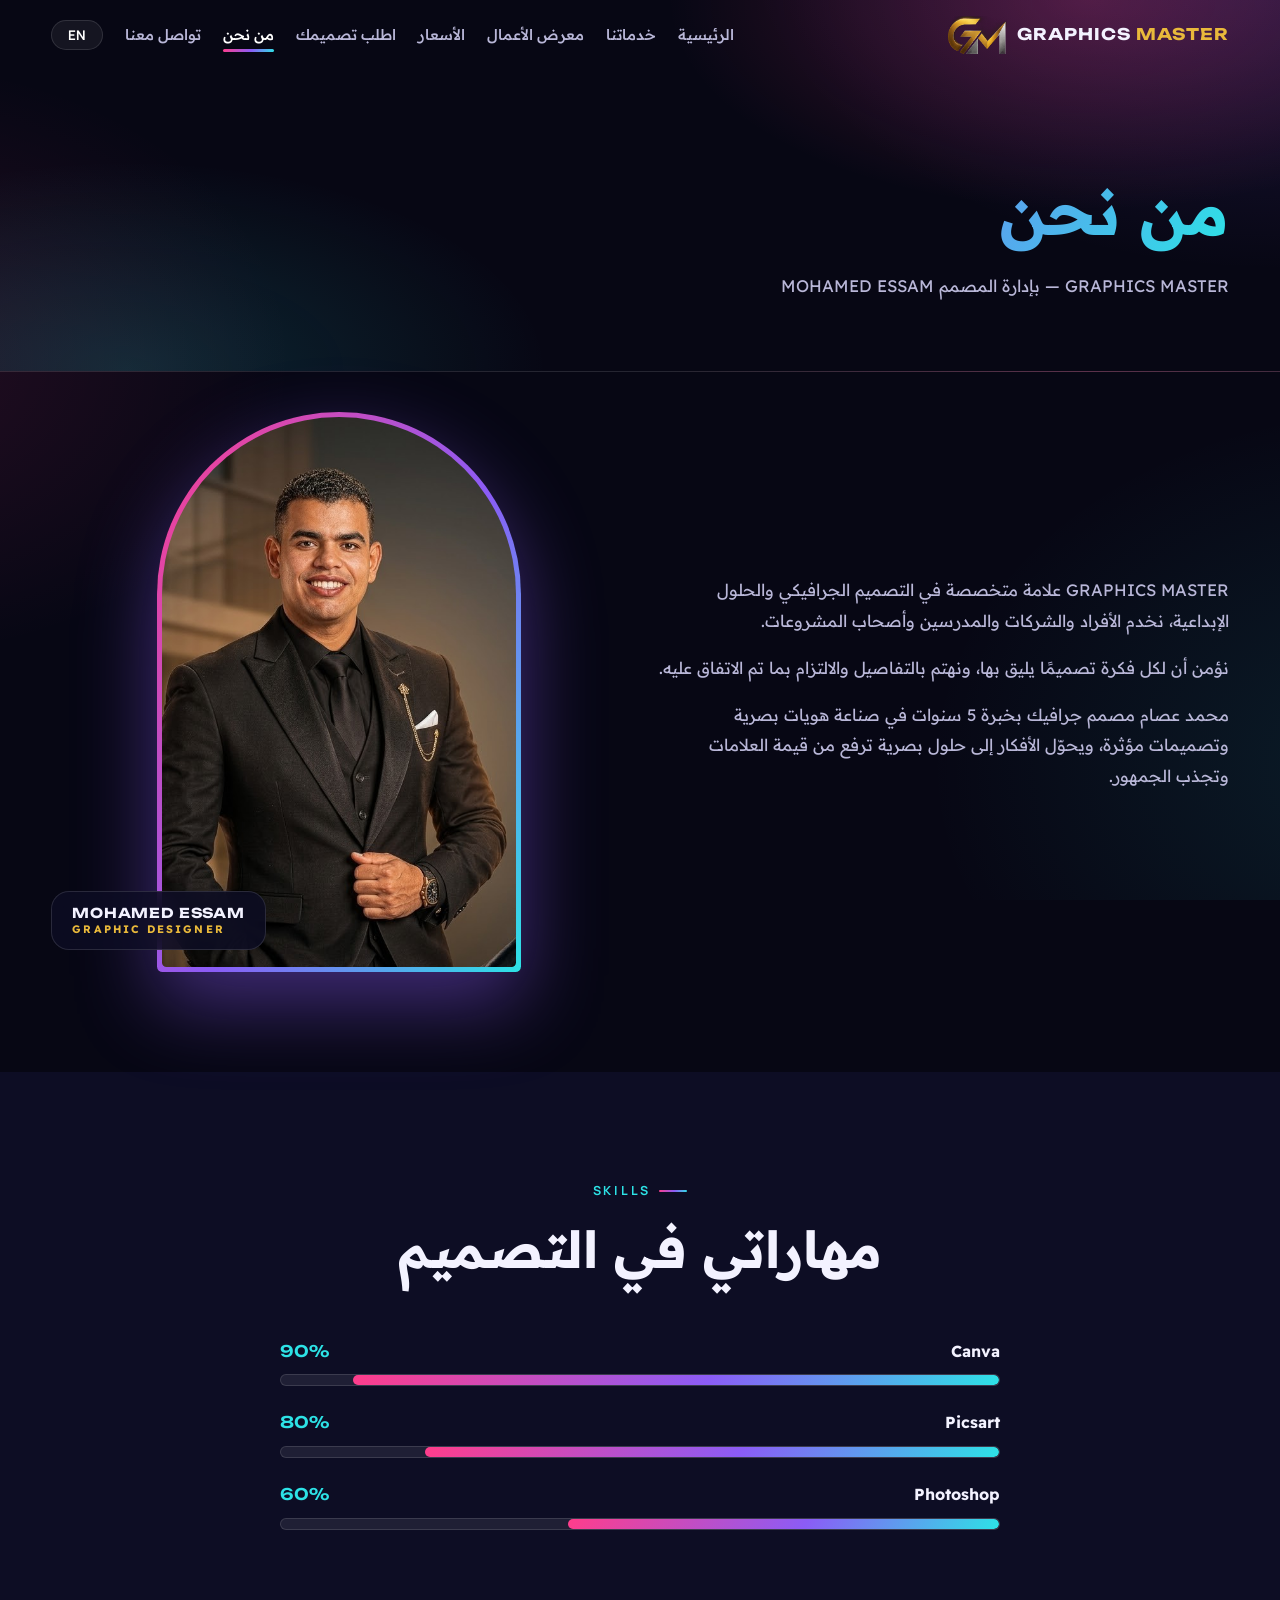
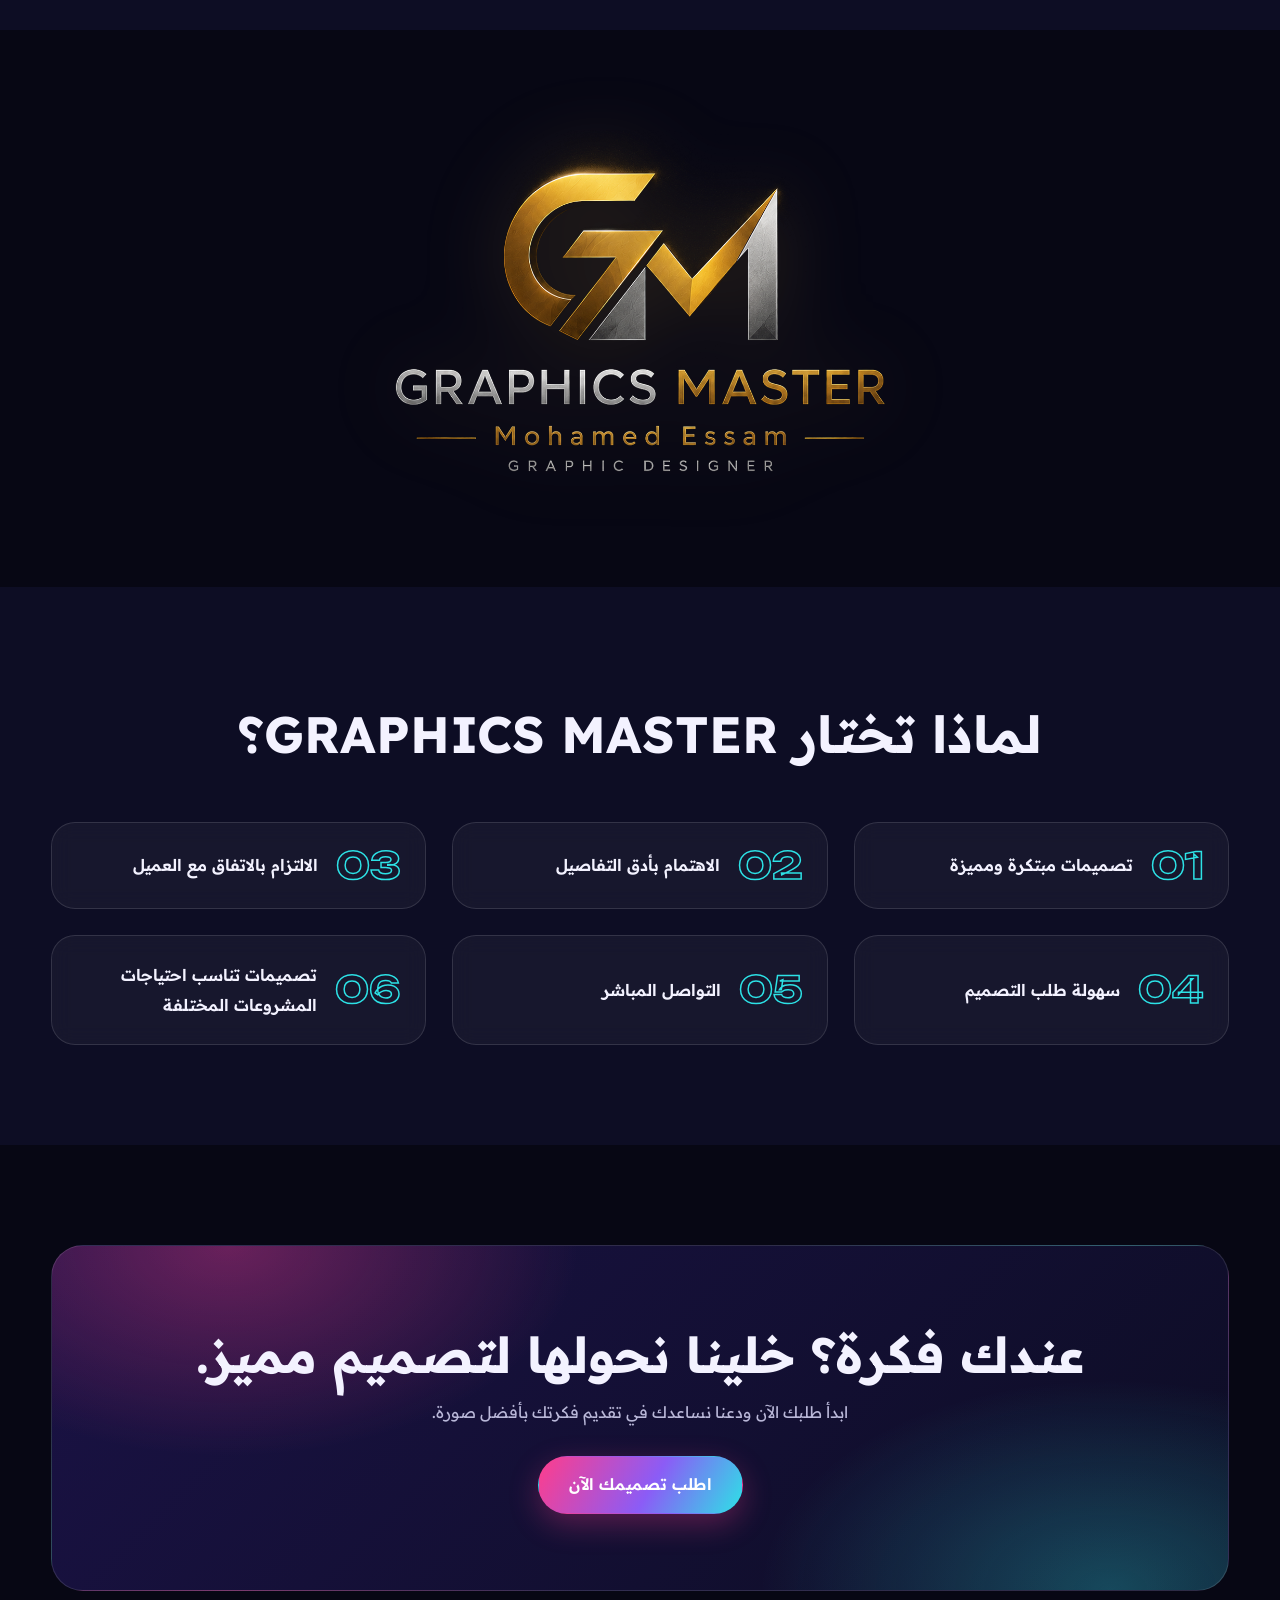
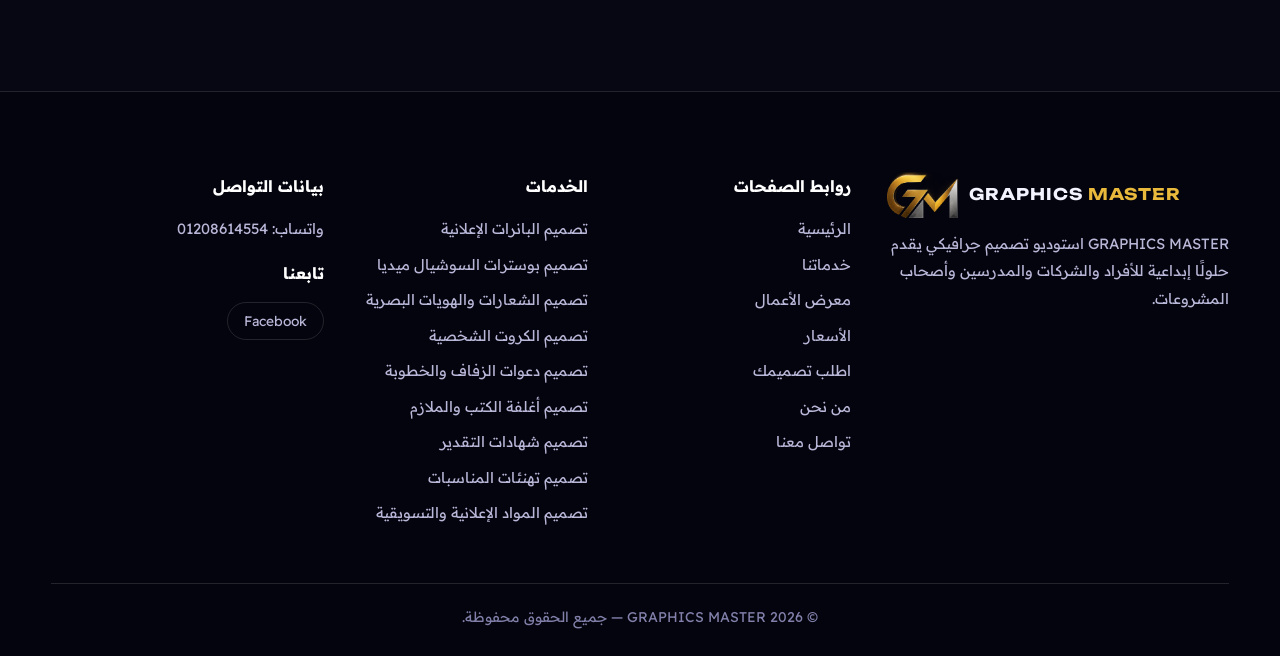
<file: about.html>
<!doctype html>
<html lang="ar" dir="rtl">
<head>
<meta charset="utf-8">
<meta name="viewport" content="width=device-width,initial-scale=1">
<title>GRAPHICS MASTER</title>
<meta name="description" content="GRAPHICS MASTER — Graphic Design & Creative Solutions">
<link rel="preconnect" href="https://fonts.googleapis.com">
<link href="https://fonts.googleapis.com/css2?family=Readex+Pro:wght@300;400;500;600;700&family=Unbounded:wght@500;700&family=Manrope:wght@400;500;600;700;800&display=swap" rel="stylesheet">
<link rel="icon" type="image/png" href="assets/gm-mark.png">
<meta name="theme-color" content="#070714">
<link rel="stylesheet" href="css/style.css">
</head>
<body data-page="about">
<div id="app"></div>
<noscript>يرجى تفعيل JavaScript لعرض الموقع.</noscript>
<script src="js/data.js"></script>
<script src="js/main.js"></script>
</body>
</html>
</file>
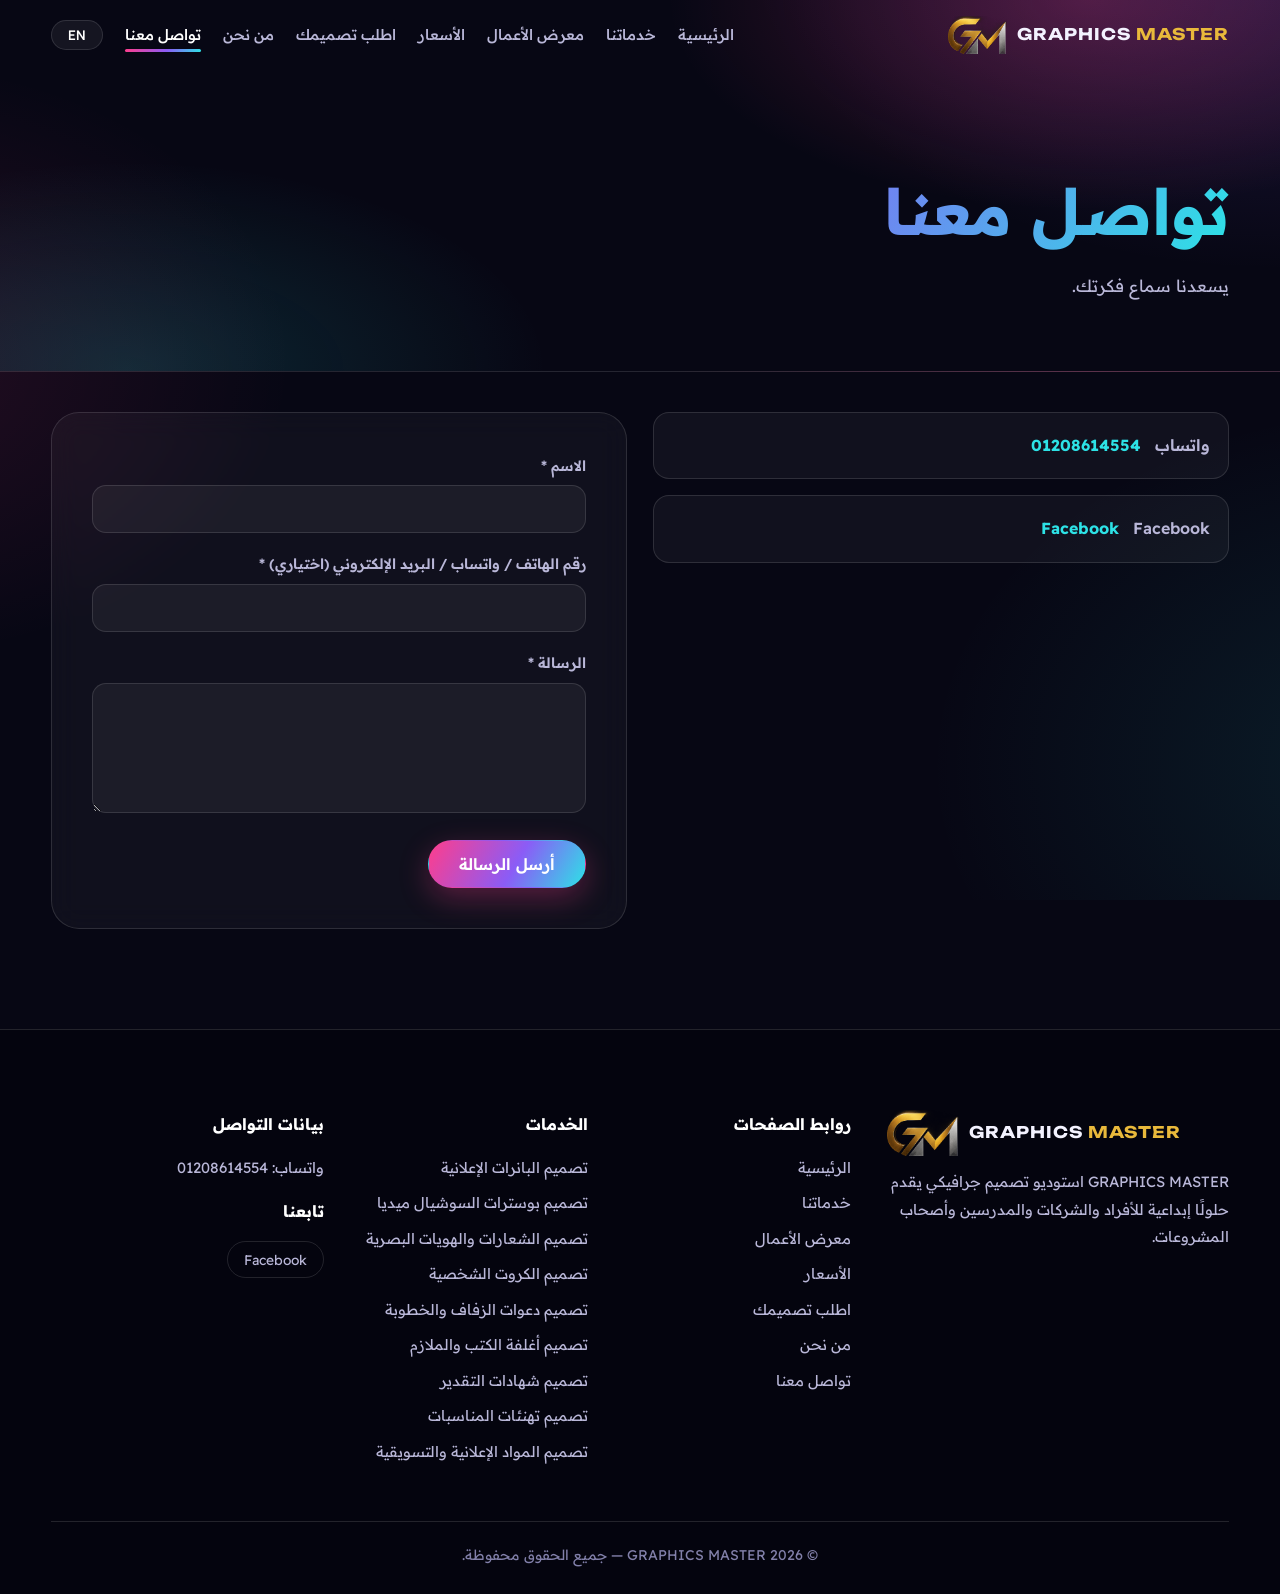
<file: contact.html>
<!doctype html>
<html lang="ar" dir="rtl">
<head>
<meta charset="utf-8">
<meta name="viewport" content="width=device-width,initial-scale=1">
<title>GRAPHICS MASTER</title>
<meta name="description" content="GRAPHICS MASTER — Graphic Design & Creative Solutions">
<link rel="preconnect" href="https://fonts.googleapis.com">
<link href="https://fonts.googleapis.com/css2?family=Readex+Pro:wght@300;400;500;600;700&family=Unbounded:wght@500;700&family=Manrope:wght@400;500;600;700;800&display=swap" rel="stylesheet">
<link rel="icon" type="image/png" href="assets/gm-mark.png">
<meta name="theme-color" content="#070714">
<link rel="stylesheet" href="css/style.css">
</head>
<body data-page="contact">
<div id="app"></div>
<noscript>يرجى تفعيل JavaScript لعرض الموقع.</noscript>
<script src="js/data.js"></script>
<script src="js/main.js"></script>
</body>
</html>
</file>
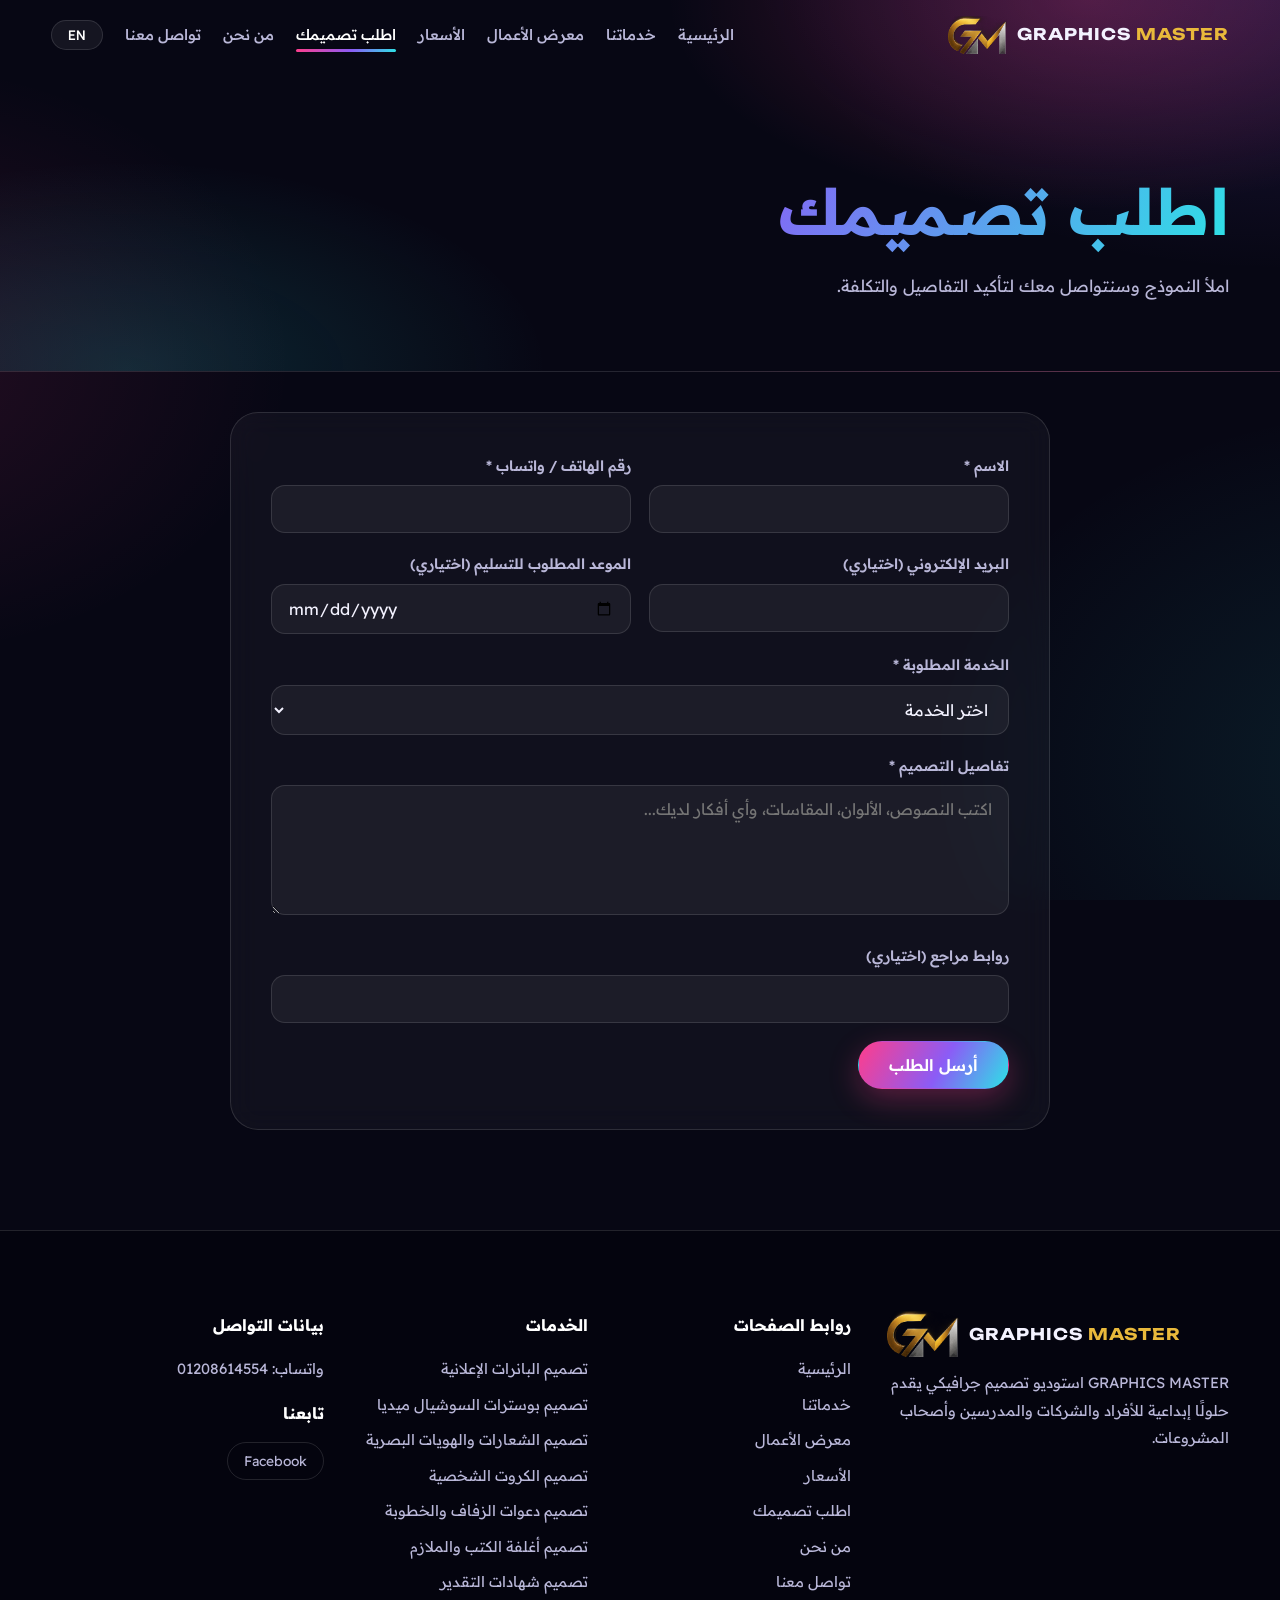
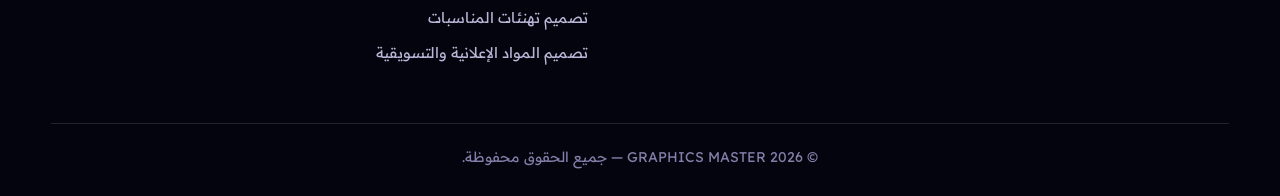
<file: order.html>
<!doctype html>
<html lang="ar" dir="rtl">
<head>
<meta charset="utf-8">
<meta name="viewport" content="width=device-width,initial-scale=1">
<title>GRAPHICS MASTER</title>
<meta name="description" content="GRAPHICS MASTER — Graphic Design & Creative Solutions">
<link rel="preconnect" href="https://fonts.googleapis.com">
<link href="https://fonts.googleapis.com/css2?family=Readex+Pro:wght@300;400;500;600;700&family=Unbounded:wght@500;700&family=Manrope:wght@400;500;600;700;800&display=swap" rel="stylesheet">
<link rel="icon" type="image/png" href="assets/gm-mark.png">
<meta name="theme-color" content="#070714">
<link rel="stylesheet" href="css/style.css">
</head>
<body data-page="order">
<div id="app"></div>
<noscript>يرجى تفعيل JavaScript لعرض الموقع.</noscript>
<script src="js/data.js"></script>
<script src="js/main.js"></script>
</body>
</html>
</file>
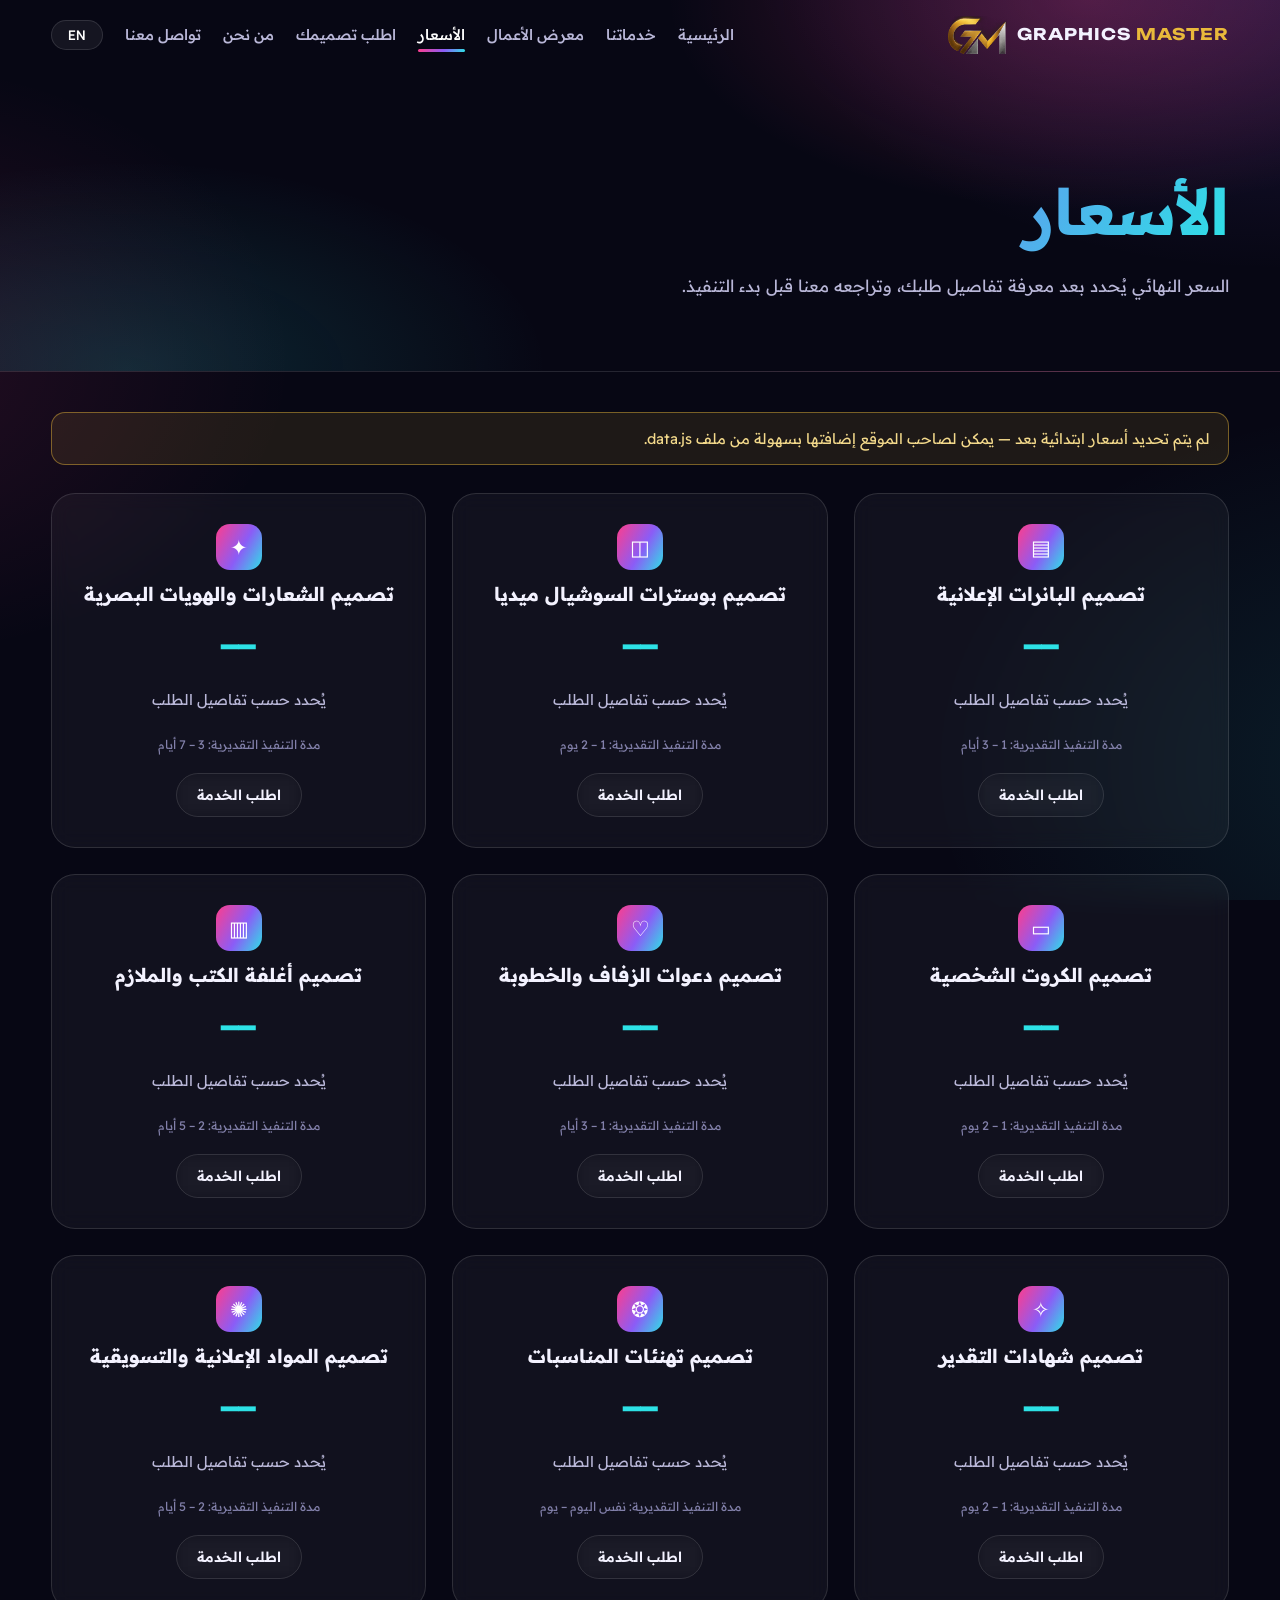
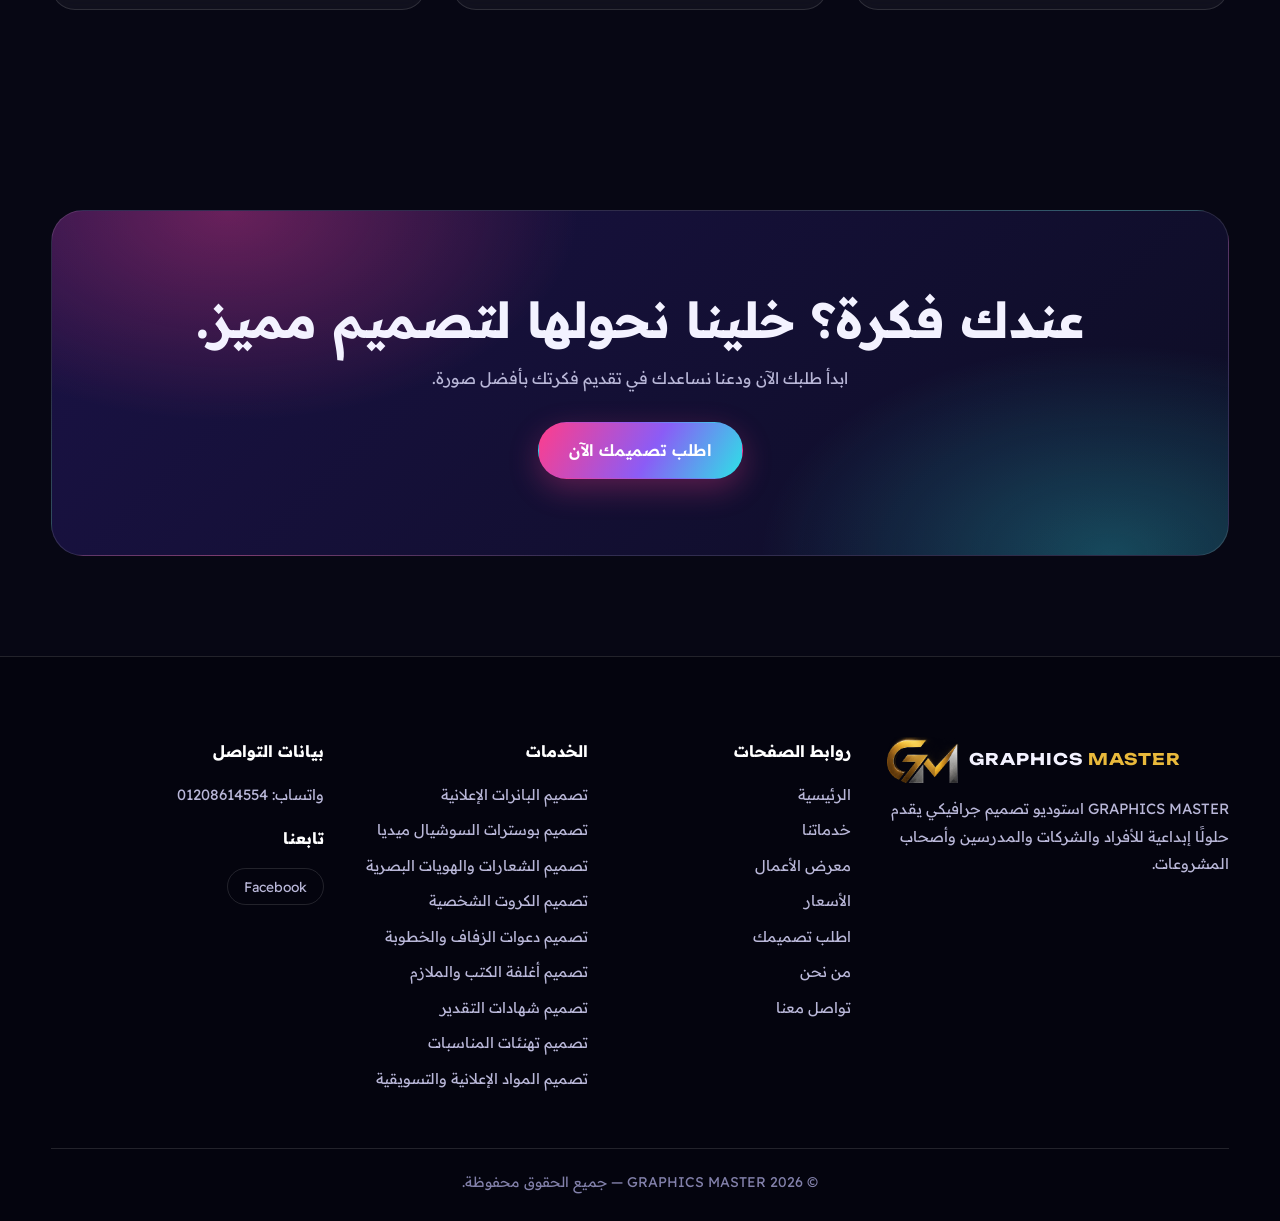
<file: pricing.html>
<!doctype html>
<html lang="ar" dir="rtl">
<head>
<meta charset="utf-8">
<meta name="viewport" content="width=device-width,initial-scale=1">
<title>GRAPHICS MASTER</title>
<meta name="description" content="GRAPHICS MASTER — Graphic Design & Creative Solutions">
<link rel="preconnect" href="https://fonts.googleapis.com">
<link href="https://fonts.googleapis.com/css2?family=Readex+Pro:wght@300;400;500;600;700&family=Unbounded:wght@500;700&family=Manrope:wght@400;500;600;700;800&display=swap" rel="stylesheet">
<link rel="icon" type="image/png" href="assets/gm-mark.png">
<meta name="theme-color" content="#070714">
<link rel="stylesheet" href="css/style.css">
</head>
<body data-page="pricing">
<div id="app"></div>
<noscript>يرجى تفعيل JavaScript لعرض الموقع.</noscript>
<script src="js/data.js"></script>
<script src="js/main.js"></script>
</body>
</html>
</file>
<file: css/style.css>
/* GRAPHICS MASTER — هوية داكنة جديدة: ليلي عميق + ماجنتا + سماوي + بنفسجي */
:root{
  --bg:#070714;--bg2:#0d0d24;--card:rgba(255,255,255,.045);--line:rgba(255,255,255,.12);
  --ink:#f3f2ff;--mag:#ff3d8b;--cy:#2de2e6;--vio:#8b5cf6;--gold:#e9b93b;
  --g1:#b9b7d8;--g2:#8280aa;--r:24px;
  --grad:linear-gradient(120deg,var(--mag),var(--vio) 55%,var(--cy));
  --font-d-ar:'Readex Pro','Manrope',sans-serif;--font-d-en:'Unbounded','Readex Pro',sans-serif;
  --font-b-ar:'Readex Pro','Manrope',sans-serif;--font-b-en:'Manrope','Readex Pro',sans-serif;
}
*{box-sizing:border-box;margin:0;padding:0}
html{scroll-behavior:smooth;overflow-x:hidden}
main{overflow-x:clip}
body{background:var(--bg);color:var(--ink);font-family:var(--font-b-ar);line-height:1.85;overflow-x:hidden;
  background-image:radial-gradient(900px 600px at 100% -10%,rgba(139,92,246,.22),transparent 60%),radial-gradient(700px 500px at -10% 40%,rgba(255,61,139,.12),transparent 60%),radial-gradient(800px 600px at 110% 85%,rgba(45,226,230,.1),transparent 60%);background-attachment:fixed}
html[lang="en"] body{font-family:var(--font-b-en);line-height:1.7}
h1,h2,h3{font-family:var(--font-d-ar);font-weight:700;line-height:1.3}
html[lang="en"] h1,html[lang="en"] h2,html[lang="en"] h3{font-family:var(--font-d-en);font-weight:700;letter-spacing:-.01em}
a{color:inherit;text-decoration:none}
img{max-width:100%;display:block}
.container{width:min(1220px,92%);margin-inline:auto}
section{padding:100px 0;position:relative}
.eyebrow{display:inline-flex;align-items:center;gap:8px;color:var(--cy);font-size:.78rem;font-weight:700;letter-spacing:.22em;font-family:var(--font-b-en);text-transform:uppercase}
.eyebrow::before{content:"";width:28px;height:2px;background:var(--grad);border-radius:2px}
.sec-title{font-size:clamp(1.9rem,4.4vw,3.2rem);margin:14px 0 14px}
.sec-sub{color:var(--g1);max-width:640px;font-size:1.04rem}
.sec-head{margin-bottom:54px}
.center{text-align:center}.center .sec-sub{margin-inline:auto}.center .eyebrow{justify-content:center}
.gold{color:var(--cy)}

/* buttons */
.btn{display:inline-flex;align-items:center;gap:8px;padding:13px 30px;border-radius:99px;font-weight:600;border:1px solid var(--line);cursor:pointer;font-family:inherit;font-size:1rem;transition:.3s;color:var(--ink);background:rgba(255,255,255,.05);backdrop-filter:blur(8px)}
.btn:hover{transform:translateY(-3px);border-color:var(--cy);box-shadow:0 10px 30px rgba(45,226,230,.2)}
.btn-gold{background:var(--grad);border-color:transparent;color:#fff;box-shadow:0 10px 30px rgba(255,61,139,.3)}
.btn-gold:hover{box-shadow:0 14px 40px rgba(255,61,139,.5);border-color:transparent}
.btn-line{background:transparent}
.btn-sm{padding:8px 20px;font-size:.88rem}

/* nav */
.nav{position:fixed;inset:0 0 auto 0;z-index:100;transition:.3s;padding:16px 0}
.nav.scrolled{background:rgba(7,7,20,.78);backdrop-filter:blur(18px);border-bottom:1px solid var(--line);padding:8px 0}
.nav .container{display:flex;align-items:center;justify-content:space-between;gap:20px}
.logo{display:flex;align-items:center;gap:10px;font-family:var(--font-d-en)!important;font-weight:700!important;font-size:1rem;letter-spacing:.06em;white-space:nowrap;direction:ltr}
.logo img{height:38px;width:auto}
.logo span{color:var(--gold)}
.nav ul{display:flex;gap:22px;list-style:none;align-items:center}
.nav ul a{color:var(--g1);font-size:.93rem;font-weight:500;position:relative;padding:2px 0;transition:.2s}
.nav ul a:hover,.nav ul a.active{color:#fff}
.nav ul a.active::after{content:"";position:absolute;inset:auto 0 -6px 0;height:3px;border-radius:3px;background:var(--grad)}
.lang-btn{border:1px solid var(--line);background:rgba(255,255,255,.06);color:#fff;padding:5px 16px;border-radius:99px;cursor:pointer;font-weight:700;font-family:var(--font-b-en)}
.lang-btn:hover{border-color:var(--cy);color:var(--cy)}
.burger{display:none;background:rgba(255,255,255,.06);border:1px solid var(--line);border-radius:12px;color:#fff;font-size:1.4rem;cursor:pointer;width:46px;height:42px}

/* hero */
.hero{min-height:100vh;display:flex;align-items:center;padding-top:120px;padding-bottom:70px;overflow:hidden}
.hero .container{display:grid;grid-template-columns:1.05fr .95fr;gap:40px;align-items:center}
.hero h1{font-size:clamp(2.4rem,5.4vw,4.4rem);margin:20px 0 4px;background:linear-gradient(100deg,#fff 15%,#b79cff 50%,var(--cy));-webkit-background-clip:text;background-clip:text;color:transparent;padding-bottom:.1em}
html[lang="en"] .hero h1{font-size:clamp(2rem,4.4vw,3.5rem)}
.hero p{color:var(--g1);font-size:1.12rem;max-width:520px;margin:20px 0 32px}
.hero .btns{display:flex;gap:14px;flex-wrap:wrap}
.tagline{margin-top:38px;display:inline-flex;gap:10px;align-items:center;padding:10px 20px;border-radius:16px;border:1px solid var(--line);background:rgba(255,255,255,.05);color:var(--gold);font-weight:600}
.tagline::before{content:"✦";color:var(--mag)}

/* portrait */
.portrait,.about-card{position:relative;height:620px;display:flex;align-items:flex-end;justify-content:center}
.halo{position:absolute;width:86%;aspect-ratio:1;border-radius:50%;bottom:6%;background:conic-gradient(from 200deg,var(--mag),var(--vio),var(--cy),var(--mag));filter:blur(2px);opacity:.9}
.halo::after{content:"";position:absolute;inset:6px;border-radius:50%;background:radial-gradient(circle at 50% 30%,#1c1646,#0a0a22)}
.portrait .me,.about-card img{position:relative;z-index:2;height:100%;width:auto;max-width:100%;object-fit:contain;object-position:bottom;filter:drop-shadow(0 20px 30px rgba(0,0,0,.5))}
.name-tag{position:absolute;z-index:4;bottom:22px;inset-inline-start:0;background:rgba(13,13,36,.82);backdrop-filter:blur(14px);border:1px solid var(--line);border-radius:18px;padding:12px 20px;display:flex;flex-direction:column;line-height:1.35;direction:ltr}
.name-tag b{font-family:var(--font-d-en);font-size:.85rem;letter-spacing:.06em}
.name-tag small{color:var(--gold);letter-spacing:.2em;font-size:.68rem;font-weight:700}
.chip-f{position:absolute;z-index:3;border-radius:20px;overflow:hidden;border:1px solid rgba(255,255,255,.25);box-shadow:0 20px 40px rgba(0,0,0,.45);animation:float 7s ease-in-out infinite}
.chip-f.c1{width:30%;aspect-ratio:1;top:6%;inset-inline-start:0;transform:rotate(-8deg)}
.chip-f.c2{width:26%;aspect-ratio:3/4;top:30%;inset-inline-end:-2%;transform:rotate(7deg);animation-delay:-2s}
.chip-f.c3{width:34%;aspect-ratio:16/10;bottom:34%;inset-inline-start:-4%;transform:rotate(-3deg);animation-delay:-4s}
@keyframes float{50%{translate:0 -14px}}
.sample-badge{position:absolute;bottom:8px;inset-inline-start:8px;background:rgba(7,7,20,.8);font-size:.65rem;padding:2px 10px;border-radius:99px;color:var(--g1);font-family:var(--font-b-en)}

/* marquee */
.marquee{overflow:hidden;direction:ltr;border-block:1px solid var(--line);background:rgba(255,255,255,.03)}
.mq{display:flex;width:max-content;animation:mq 40s linear infinite;font-family:var(--font-d-ar);font-weight:700;font-size:1.5rem;padding:16px 0;white-space:pre;color:transparent;-webkit-text-stroke:1px rgba(255,255,255,.55)}
.mq span{padding-inline-end:10px}
@keyframes mq{to{transform:translateX(-25%)}}

/* page header */
.page-head{padding:170px 0 70px;position:relative;overflow:hidden;border-bottom:1px solid var(--line);background:radial-gradient(600px 300px at 85% 0,rgba(255,61,139,.25),transparent 70%),radial-gradient(600px 300px at 10% 100%,rgba(45,226,230,.15),transparent 70%)}
.page-head h1{font-size:clamp(2.3rem,5.6vw,4rem);background:var(--grad);-webkit-background-clip:text;background-clip:text;color:transparent;padding-bottom:.1em}
.page-head p{color:var(--g1);max-width:620px;margin-top:10px;font-size:1.05rem}
.page-head .todo{color:var(--g2)}

/* grids & cards */
.grid{display:grid;gap:26px}
.g3{grid-template-columns:repeat(3,1fr)}
.g2{grid-template-columns:repeat(2,1fr)}
.g4{grid-template-columns:repeat(4,1fr)}
.card{background:var(--card);border:1px solid var(--line);border-radius:var(--r);overflow:hidden;transition:.35s;backdrop-filter:blur(10px)}
.card:hover{transform:translateY(-8px);border-color:rgba(45,226,230,.55);box-shadow:0 24px 60px rgba(0,0,0,.5),0 0 40px rgba(139,92,246,.2)}
.card .thumb{aspect-ratio:4/3;position:relative;overflow:hidden}
.card .thumb svg,.card .thumb img{width:100%;height:100%;object-fit:cover;transition:.7s}
.card:hover .thumb svg,.card:hover .thumb img{transform:scale(1.08)}
.card .body{padding:22px}
.card h3{font-size:1.2rem;margin-bottom:6px}
.card p{color:var(--g1);font-size:.93rem;margin-bottom:16px}
.ico{width:46px;height:46px;border-radius:14px;background:var(--grad);color:#fff;display:grid;place-items:center;font-size:1.3rem;margin-bottom:12px}
.center-btn{text-align:center;margin-top:46px}

/* gallery */
.filters{display:flex;flex-wrap:wrap;gap:10px;margin-bottom:36px}
.chip{background:rgba(255,255,255,.05);border:1px solid var(--line);color:var(--g1);padding:7px 18px;border-radius:99px;cursor:pointer;font-family:inherit;font-size:.88rem;font-weight:500;transition:.25s}
.chip:hover{border-color:var(--cy);color:#fff}
.chip.on{background:var(--grad);border-color:transparent;color:#fff}
.work{cursor:zoom-in}
.work.hide{display:none}
.work .cap{padding:14px 18px}
.work .cap b{display:block}
.work .cap small{color:var(--cy);font-weight:600}
.notice{background:rgba(233,185,59,.1);border:1px solid rgba(233,185,59,.45);color:#f3d98b;padding:12px 18px;border-radius:14px;margin-bottom:28px;font-size:.92rem}

/* lightbox */
.lb{position:fixed;inset:0;background:rgba(4,4,14,.92);backdrop-filter:blur(8px);z-index:300;display:none;align-items:center;justify-content:center;padding:20px}
.lb.open{display:flex}
.lb-box{width:min(1000px,100%);display:grid;grid-template-columns:1.4fr 1fr;background:var(--bg2);border-radius:var(--r);overflow:hidden;border:1px solid var(--line);max-height:92vh}
.lb-img{background:#000;min-height:300px}
.lb-img svg,.lb-img img{width:100%;height:100%;object-fit:contain}
.lb-info{padding:32px;overflow:auto}
.lb-info h3{font-size:1.6rem;margin:10px 0}
.lb-info p{color:var(--g1);margin-bottom:20px}
.lb-btn{position:absolute;top:50%;transform:translateY(-50%);background:rgba(255,255,255,.12);border:1px solid var(--line);color:#fff;width:48px;height:48px;border-radius:50%;font-size:1.5rem;cursor:pointer;line-height:1}
.lb-btn:hover{background:var(--grad);border-color:transparent}
.lb-prev{left:16px}.lb-next{right:16px}
.lb-close{position:absolute;top:16px;inset-inline-end:20px;background:none;border:0;color:#fff;font-size:2.4rem;cursor:pointer}

/* why / steps */
.why-item{display:flex;gap:18px;background:var(--card);border:1px solid var(--line);border-radius:var(--r);padding:24px;transition:.3s;align-items:center;backdrop-filter:blur(10px)}
.why-item:hover{border-color:var(--mag);transform:translateY(-4px);box-shadow:0 20px 50px rgba(255,61,139,.15)}
.num{font-family:var(--font-d-en);font-size:2.3rem;font-weight:700;color:transparent;-webkit-text-stroke:1.5px var(--cy);line-height:1}
.why-item b{font-size:1.02rem;font-weight:600}
.steps{display:grid;grid-template-columns:repeat(3,1fr);gap:26px;counter-reset:s}
.step{background:var(--card);border:1px solid var(--line);border-radius:var(--r);padding:30px 26px;position:relative;overflow:hidden;backdrop-filter:blur(10px)}
.step::before{counter-increment:s;content:"0" counter(s);font-family:var(--font-d-en);font-size:4rem;font-weight:700;background:var(--grad);-webkit-background-clip:text;background-clip:text;color:transparent;opacity:.45;position:absolute;top:6px;inset-inline-end:18px;line-height:1}
.step h3{font-size:1.2rem;margin-bottom:6px;padding-inline-end:56px}
.step p{color:var(--g1);font-size:.95rem}

/* CTA */
.cta{border:1px solid var(--line);border-radius:32px;padding:76px 30px;text-align:center;position:relative;overflow:hidden;background:radial-gradient(500px 300px at 15% 0,rgba(255,61,139,.35),transparent 70%),radial-gradient(500px 300px at 90% 100%,rgba(45,226,230,.28),transparent 70%),linear-gradient(135deg,#1a1245,#0d0d24)}
.cta h2{font-size:clamp(1.9rem,4.4vw,3.1rem);margin-bottom:12px;position:relative}
.cta p{color:var(--g1);margin-bottom:28px;position:relative}
.cta .btn{position:relative}

.empty-box{border:1px dashed var(--line);border-radius:var(--r);padding:40px;text-align:center;color:var(--g1);background:var(--card)}

/* about */
.about-card{height:560px}
.big-logo{width:min(520px,90%);margin-inline:auto;filter:drop-shadow(0 0 40px rgba(233,185,59,.18))}

/* service detail */
.svc{display:grid;grid-template-columns:1fr 1.1fr;gap:46px;align-items:center;padding:52px 0;border-bottom:1px solid var(--line)}
.svc:nth-child(even) .svc-img{order:2}
.svc-img{border-radius:var(--r);overflow:hidden;border:1px solid var(--line);aspect-ratio:4/3;box-shadow:0 30px 70px rgba(0,0,0,.5)}
.svc-img svg{width:100%;height:100%}
.svc h2{font-size:2rem;margin:10px 0 8px}
.svc .desc{color:var(--g1);margin-bottom:16px}
.meta{display:grid;grid-template-columns:1fr 1fr;gap:14px;margin-bottom:22px}
.meta div{background:var(--card);border:1px solid var(--line);border-radius:14px;padding:12px 14px;font-size:.9rem}
.meta b{display:block;color:var(--cy);font-size:.78rem;margin-bottom:3px;letter-spacing:.04em}
.meta .full{grid-column:1/-1}
.meta ul{padding-inline-start:18px;color:var(--g1)}

/* pricing */
.price-card{text-align:center;padding:30px 22px}
.price-card .p{font-size:2rem;font-weight:700;color:var(--cy);font-family:var(--font-d-en)}
.price-card small{color:var(--g2)}
.price-card .ico{margin-inline:auto}

/* forms */
form .row{display:grid;grid-template-columns:1fr 1fr;gap:18px}
.field{margin-bottom:18px}
label{display:block;font-weight:600;margin-bottom:6px;font-size:.9rem;color:var(--g1)}
input,select,textarea{width:100%;background:rgba(255,255,255,.05);border:1px solid var(--line);color:var(--ink);padding:13px 16px;border-radius:14px;font-family:inherit;font-size:1rem}
select option{background:#14123a;color:#fff}
input:focus,select:focus,textarea:focus{outline:none;border-color:var(--cy);box-shadow:0 0 0 4px rgba(45,226,230,.15)}
textarea{min-height:130px;resize:vertical}
.form-wrap{max-width:820px;margin-inline:auto;background:rgba(255,255,255,.04);border:1px solid var(--line);border-radius:28px;padding:40px;backdrop-filter:blur(14px)}
.form-msg{margin-top:18px;padding:14px;border-radius:14px;background:rgba(45,226,230,.12);border:1px solid rgba(45,226,230,.5);color:#bffcff;display:none}
.contact-list{display:grid;gap:16px;align-content:start}
.contact-item{display:flex;gap:14px;align-items:center;background:var(--card);border:1px solid var(--line);border-radius:16px;padding:18px;flex-wrap:wrap}
.contact-item b{color:var(--g1);font-weight:600}
.contact-item a{font-weight:700;color:var(--cy)}

/* footer */
footer{background:#04040e;border-top:1px solid var(--line);padding:80px 0 26px}
.f-grid{display:grid;grid-template-columns:1.5fr 1fr 1fr 1.2fr;gap:36px}
footer .logo img{height:46px}
footer h4{color:#fff;margin-bottom:14px;font-size:1rem;font-family:var(--font-d-ar)}
footer li{list-style:none;margin-bottom:8px;color:var(--g1);font-size:.93rem}
footer li a:hover{color:var(--cy)}
footer p{color:var(--g1);font-size:.93rem}
.socials{display:flex;gap:10px;flex-wrap:wrap}
.socials a{border:1px solid var(--line);padding:5px 16px;border-radius:99px;font-size:.86rem;color:var(--g1)}
.socials a:hover{border-color:var(--mag);color:#fff;background:rgba(255,61,139,.15)}
.copy{margin-top:48px;padding-top:20px;border-top:1px solid var(--line);text-align:center;color:var(--g2);font-size:.88rem}
.todo{color:var(--g2);font-style:italic}

/* reveal */
.rv{opacity:0;transform:translateY(30px);transition:opacity .8s,transform .8s}
.rv.in{opacity:1;transform:none}

@media(max-width:960px){
  .hero .container,.svc,.lb-box{grid-template-columns:1fr}
  .portrait,.about-card{height:500px}
  .g3,.g4{grid-template-columns:repeat(2,1fr)}
  .steps{grid-template-columns:repeat(2,1fr)}
  .f-grid{grid-template-columns:1fr 1fr}
  .svc:nth-child(even) .svc-img{order:0}
  .burger{display:block}
  .nav ul{position:fixed;inset:68px 0 auto 0;background:rgba(7,7,20,.97);flex-direction:column;padding:24px;gap:18px;display:none;border-bottom:1px solid var(--line)}
  .nav ul.open{display:flex}
}
@media(max-width:600px){
  section{padding:66px 0}
  .g2,.g3,.g4,.steps,.f-grid,form .row,.meta{grid-template-columns:1fr}
  .portrait,.about-card{height:420px}
  .form-wrap{padding:22px}
  .lb-prev{left:6px}.lb-next{right:6px}
  .page-head{padding:140px 0 56px}
  .logo{font-size:.85rem}.logo img{height:32px}
}

/* real works */
.work .thumb{aspect-ratio:3/2;background:#0d0d24}
.card .thumb img{object-position:center top}
.svc-img img{width:100%;height:100%;object-fit:cover}
.chip-f img{width:100%;height:100%;object-fit:cover}
.skills{display:grid;gap:22px;max-width:720px;margin-inline:auto}
.skill .sk-top{display:flex;justify-content:space-between;margin-bottom:8px;font-weight:600}
.skill .sk-top span{color:var(--cy);font-family:var(--font-d-en)}
.bar{height:12px;border-radius:99px;background:rgba(255,255,255,.08);overflow:hidden;border:1px solid var(--line)}
.bar i{display:block;height:100%;width:0;border-radius:99px;background:var(--grad);transition:width 1.4s cubic-bezier(.2,.8,.2,1)}
.skill.in .bar i{width:var(--w)}

/* portrait arch (new photo) */
.arch{position:relative;z-index:2;height:100%;aspect-ratio:558/860;max-width:100%;padding:5px;border-radius:999px 999px 30px 30px;background:var(--grad);box-shadow:0 30px 80px rgba(139,92,246,.45)}
.about-card .arch img,.portrait .arch img{height:100%;width:100%;max-width:none;object-fit:cover;object-position:50% 0;border-radius:999px 999px 26px 26px;filter:none;position:static}
/* marquee: new colored bar */
.marquee{background:linear-gradient(90deg,#ff3d8b,#8b5cf6 50%,#2de2e6);border-block:0}
.mq{color:#fff;-webkit-text-stroke:0;text-shadow:0 2px 0 rgba(7,7,20,.35)}

/* portrait/square works inside 3:2 cards */
.thumb .bgblur{position:absolute;inset:-14px;background-size:cover;background-position:center;filter:blur(16px) brightness(.55)}
.card .thumb img.contain{position:relative;object-fit:contain}
</file>
